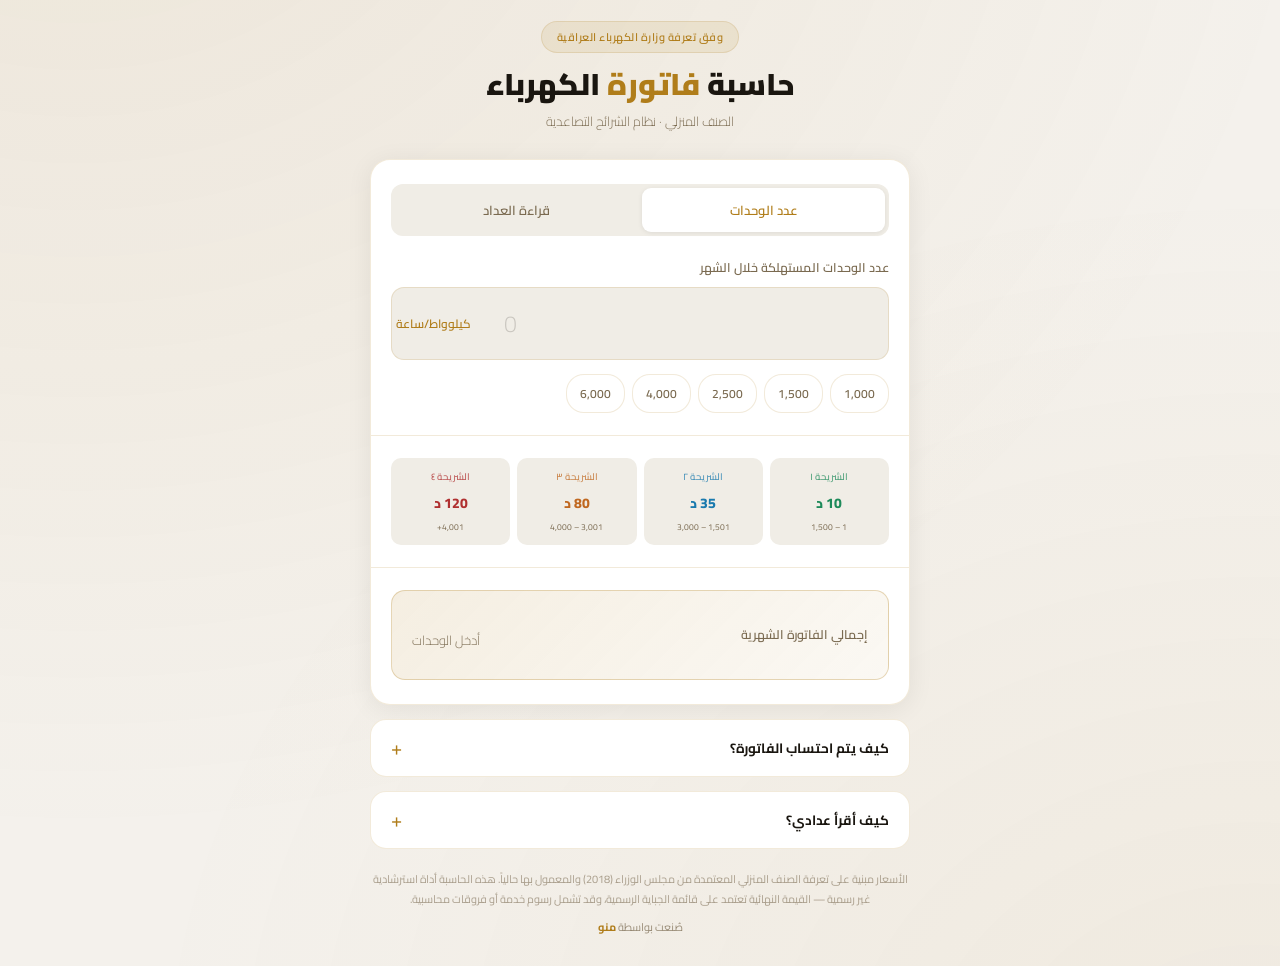
<file: index 3.html>
<!DOCTYPE html>
<html lang="ar" dir="rtl">
<head>
<meta charset="UTF-8">
<meta name="viewport" content="width=device-width, initial-scale=1.0, viewport-fit=cover">
<meta name="theme-color" content="#F4F1EC">

<title>حاسبة فاتورة الكهرباء في العراق | احسب استهلاكك الشهري</title>
<meta name="description" content="احسب فاتورة الكهرباء الشهرية في العراق بدقة حسب نظام الشرائح المعتمد من وزارة الكهرباء. أدخل عدد الوحدات أو قراءة العداد واحصل على التكلفة فوراً مع تفصيل كل شريحة.">
<meta name="keywords" content="حاسبة الكهرباء, فاتورة الكهرباء العراق, شرائح الكهرباء, وزارة الكهرباء العراقية, حساب استهلاك الكهرباء, تعرفة الكهرباء">

<!-- ═══ ضع رابط موقعك هنا بعد الرفع ═══ -->
<link rel="canonical" href="https://YOUR-DOMAIN.com/">

<!-- Open Graph — معاينة الرابط في فيسبوك وواتساب -->
<meta property="og:type" content="website">
<meta property="og:locale" content="ar_IQ">
<meta property="og:site_name" content="حاسبة فاتورة الكهرباء">
<meta property="og:url" content="https://YOUR-DOMAIN.com/">
<meta property="og:title" content="حاسبة فاتورة الكهرباء في العراق">
<meta property="og:description" content="أدخل عدد الوحدات أو قراءة العداد، واحصل على قيمة فاتورتك فوراً مع تفصيل كل شريحة. مجاني وبدون تسجيل.">
<meta property="og:image" content="https://YOUR-DOMAIN.com/og-image.png">
<meta property="og:image:width" content="1200">
<meta property="og:image:height" content="630">
<meta property="og:image:alt" content="حاسبة فاتورة الكهرباء في العراق">

<meta name="twitter:card" content="summary_large_image">
<meta name="twitter:title" content="حاسبة فاتورة الكهرباء في العراق">
<meta name="twitter:description" content="احسب فاتورتك الشهرية فوراً حسب نظام الشرائح.">
<meta name="twitter:image" content="https://YOUR-DOMAIN.com/og-image.png">

<!-- أيقونة الموقع -->
<link rel="icon" href="data:image/svg+xml,<svg xmlns='http://www.w3.org/2000/svg' viewBox='0 0 100 100'><rect width='100' height='100' rx='22' fill='%23B07D1A'/><path d='M56 12 L28 56 h18 l-6 32 l30-46 H52 z' fill='%23F4F1EC'/></svg>">
<meta name="apple-mobile-web-app-capable" content="yes">
<meta name="apple-mobile-web-app-title" content="حاسبة الكهرباء">

<link rel="preconnect" href="https://fonts.googleapis.com">
<link rel="preconnect" href="https://fonts.gstatic.com" crossorigin>
<link href="https://fonts.googleapis.com/css2?family=Cairo:wght@300;400;600;700;900&display=swap" rel="stylesheet">

<script type="application/ld+json">
{
  "@context": "https://schema.org",
  "@type": "WebApplication",
  "name": "حاسبة فاتورة الكهرباء في العراق",
  "applicationCategory": "UtilitiesApplication",
  "operatingSystem": "All",
  "inLanguage": "ar-IQ",
  "offers": { "@type": "Offer", "price": "0", "priceCurrency": "IQD" }
}
</script>

<style>
  :root {
    --gold: #B07D1A;
    --gold-deep: #8F6410;
    --gold-soft: rgba(176,125,26,0.10);
    --bg: #F4F1EC;
    --surface: #FFFFFF;
    --surface-2: #F0EDE6;
    --surface-3: #E8E4DC;
    --text: #1A1610;
    --text-dim: #7A6A50;
    --line: rgba(176,125,26,0.16);
    --t1: #1E8A5A;
    --t2: #1A7AAE;
    --t3: #C06820;
    --t4: #B03030;
  }

  * { margin: 0; padding: 0; box-sizing: border-box; -webkit-tap-highlight-color: transparent; }

  body {
    background: var(--bg);
    color: var(--text);
    font-family: 'Cairo', system-ui, sans-serif;
    min-height: 100dvh;
    padding: 20px 14px calc(28px + env(safe-area-inset-bottom));
    position: relative;
    overflow-x: hidden;
    -webkit-text-size-adjust: 100%;
  }

  body::before {
    content: '';
    position: fixed;
    inset: -50%;
    background:
      radial-gradient(ellipse at 28% 12%, rgba(176,125,26,0.09) 0%, transparent 48%),
      radial-gradient(ellipse at 74% 86%, rgba(176,125,26,0.06) 0%, transparent 42%);
    pointer-events: none;
    z-index: 0;
  }

  .container { width: 100%; max-width: 540px; margin: 0 auto; position: relative; z-index: 1; }

  /* ── Header ── */
  .header { text-align: center; margin-bottom: 26px; animation: fadeDown .5s ease both; }

  .ministry-tag {
    display: inline-block; font-size: 11px; font-weight: 600; color: var(--gold);
    letter-spacing: .5px; border: 1px solid var(--line); background: var(--gold-soft);
    padding: 5px 15px; border-radius: 20px; margin-bottom: 13px;
  }
  .header h1 { font-size: clamp(23px, 6.4vw, 30px); font-weight: 900; line-height: 1.22; margin-bottom: 6px; }
  .header h1 span { color: var(--gold); }
  .header p { font-size: 13px; color: var(--text-dim); font-weight: 300; }

  /* ── Card ── */
  .card {
    background: var(--surface); border: 1px solid var(--line); border-radius: 20px;
    box-shadow: 0 4px 26px rgba(0,0,0,.07); overflow: hidden;
    animation: fadeUp .5s ease .08s both;
  }
  .card-body { padding: 24px 20px; }

  /* ── Mode toggle ── */
  .mode-toggle {
    display: grid; grid-template-columns: 1fr 1fr; gap: 4px;
    background: var(--surface-2); border-radius: 12px; padding: 4px; margin-bottom: 20px;
  }
  .mode-btn {
    border: none; background: transparent; font-family: inherit; font-size: 13px;
    font-weight: 600; color: var(--text-dim); padding: 10px 6px; border-radius: 9px;
    cursor: pointer; transition: all .22s;
  }
  .mode-btn.active { background: var(--surface); color: var(--gold); box-shadow: 0 1px 5px rgba(0,0,0,.08); }

  /* ── Inputs ── */
  .field { margin-bottom: 16px; }
  .field:last-of-type { margin-bottom: 0; }
  .field-label { font-size: 12.5px; font-weight: 600; color: var(--text-dim); margin-bottom: 8px; display: block; }

  .input-wrapper {
    display: flex; align-items: center; background: var(--surface-2);
    border: 1.5px solid var(--line); border-radius: 13px; transition: border-color .2s, box-shadow .2s;
  }
  .input-wrapper:focus-within { border-color: var(--gold); box-shadow: 0 0 0 3px rgba(176,125,26,.11); }
  .input-wrapper input {
    flex: 1; min-width: 0; background: transparent; border: none; outline: none; color: var(--text);
    font-family: inherit; font-size: 23px; font-weight: 700; padding: 14px 18px;
    direction: ltr; text-align: left;
  }
  .input-wrapper input::placeholder { color: rgba(26,22,16,.18); font-weight: 300; }
  .input-wrapper input::-webkit-outer-spin-button,
  .input-wrapper input::-webkit-inner-spin-button { -webkit-appearance: none; margin: 0; }
  .input-unit { font-size: 12px; color: var(--gold); font-weight: 600; padding: 0 15px 0 4px; white-space: nowrap; }

  .meter-fields { display: none; }
  .meter-fields.show { display: block; }
  .units-field.hide { display: none; }

  .meter-result {
    margin-top: 14px; background: var(--gold-soft); border: 1px dashed var(--line);
    border-radius: 11px; padding: 11px 14px; font-size: 13px; font-weight: 600;
    color: var(--gold-deep); text-align: center; display: none;
  }
  .meter-result.show { display: block; }
  .meter-result.error { background: rgba(176,48,48,.07); border-color: rgba(176,48,48,.3); color: var(--t4); }

  /* ── Quick picks ── */
  .quick { display: flex; flex-wrap: wrap; gap: 7px; margin-top: 14px; }
  .quick-btn {
    border: 1px solid var(--line); background: var(--surface); color: var(--text-dim);
    font-family: inherit; font-size: 12px; font-weight: 600; padding: 7px 13px;
    border-radius: 18px; cursor: pointer; transition: all .18s;
  }
  .quick-btn:active, .quick-btn:hover { background: var(--gold-soft); color: var(--gold); border-color: var(--gold); }

  /* ── Progress ── */
  .progress-wrap { margin: 22px 0 18px; display: none; }
  .progress-wrap.show { display: block; }
  .progress-track {
    height: 9px; background: var(--surface-3); border-radius: 6px; overflow: hidden; display: flex;
  }
  .progress-seg { height: 100%; transition: width .45s cubic-bezier(.4,0,.2,1); }
  .progress-note {
    margin-top: 10px; font-size: 12px; font-weight: 600; text-align: center;
    padding: 9px 12px; border-radius: 10px; background: var(--surface-2); color: var(--text-dim);
  }
  .progress-note.warn { background: rgba(192,104,32,.09); color: var(--t3); }

  .divider { height: 1px; background: var(--line); margin: 22px -20px; }

  /* ── Tier strip ── */
  .tier-strip { display: grid; grid-template-columns: repeat(4, 1fr); gap: 7px; }
  .tier-item {
    background: var(--surface-2); border-radius: 10px; padding: 9px 5px; text-align: center;
    border: 1.5px solid transparent; transition: all .28s;
  }
  .tier-item.active { border-color: currentColor; background: var(--surface); box-shadow: 0 2px 8px rgba(0,0,0,.05); }
  .tier-item.t1 { color: var(--t1); } .tier-item.t2 { color: var(--t2); }
  .tier-item.t3 { color: var(--t3); } .tier-item.t4 { color: var(--t4); }
  .tier-item .tl { font-size: 9.5px; font-weight: 600; opacity: .75; margin-bottom: 2px; display: block; }
  .tier-item .tp { font-size: 14px; font-weight: 800; }
  .tier-item .tr { font-size: 8.5px; margin-top: 2px; display: block; color: var(--text-dim); }

  /* ── Breakdown ── */
  .breakdown { display: none; flex-direction: column; gap: 7px; }
  .breakdown.show { display: flex; }
  .section-title {
    font-size: 11px; font-weight: 700; color: var(--text-dim); letter-spacing: .8px; margin-bottom: 4px;
  }
  .br-row {
    display: flex; align-items: center; gap: 10px; background: var(--surface-2);
    border-radius: 10px; padding: 10px 13px; opacity: 0; transform: translateX(8px);
    animation: slideIn .28s ease forwards;
  }
  .br-row .dot { width: 8px; height: 8px; border-radius: 50%; flex-shrink: 0; }
  .br-row .desc { flex: 1; font-size: 11.5px; color: var(--text-dim); }
  .br-row .desc strong { color: var(--text); font-weight: 700; }
  .br-row .amt { font-size: 12.5px; font-weight: 700; direction: ltr; white-space: nowrap; }

  /* ── Result ── */
  .result-box {
    background: linear-gradient(135deg, rgba(176,125,26,.13) 0%, rgba(176,125,26,.05) 100%);
    border: 1px solid rgba(176,125,26,.28); border-radius: 14px; padding: 18px 20px;
    display: flex; align-items: center; justify-content: space-between; gap: 12px;
    flex-wrap: wrap; margin-top: 18px;
  }
  .result-box .rl { font-size: 12.5px; font-weight: 600; color: var(--text-dim); }
  .result-amount { font-size: clamp(22px, 6.2vw, 28px); font-weight: 900; color: var(--gold-deep); direction: ltr; }
  .result-amount .cur { font-size: 12.5px; font-weight: 700; color: var(--gold); margin-right: 4px; }
  .result-amount.pulse { animation: pulse .38s ease; }
  .empty-hint { font-size: 13px; color: var(--text-dim); font-weight: 300; }

  .sub-stats { display: none; grid-template-columns: 1fr 1fr; gap: 8px; margin-top: 10px; }
  .sub-stats.show { display: grid; }
  .stat { background: var(--surface-2); border-radius: 11px; padding: 11px 13px; text-align: center; }
  .stat .sv { font-size: 15px; font-weight: 800; color: var(--text); direction: ltr; }
  .stat .sl { font-size: 10.5px; color: var(--text-dim); font-weight: 600; margin-top: 2px; }

  /* ── Share ── */
  .share { margin-top: 18px; display: none; }
  .share.show { display: block; }
  .share-btns { display: grid; grid-template-columns: repeat(3, 1fr); gap: 8px; }
  .share-btn {
    display: flex; align-items: center; justify-content: center; gap: 6px;
    border: 1px solid var(--line); background: var(--surface); color: var(--text-dim);
    font-family: inherit; font-size: 12px; font-weight: 700; padding: 11px 6px;
    border-radius: 11px; cursor: pointer; transition: all .18s; text-decoration: none;
  }
  .share-btn:active, .share-btn:hover { background: var(--gold-soft); color: var(--gold); border-color: var(--gold); }
  .share-btn svg { width: 15px; height: 15px; flex-shrink: 0; }

  /* ── Accordion ── */
  details.info {
    margin-top: 14px; background: var(--surface); border: 1px solid var(--line);
    border-radius: 16px; overflow: hidden; animation: fadeUp .5s ease .16s both;
  }
  details.info summary {
    padding: 15px 20px; font-size: 13.5px; font-weight: 700; cursor: pointer;
    list-style: none; display: flex; align-items: center; justify-content: space-between;
  }
  details.info summary::-webkit-details-marker { display: none; }
  details.info summary::after { content: '+'; color: var(--gold); font-size: 20px; font-weight: 400; line-height: 1; }
  details.info[open] summary::after { content: '−'; }
  .info-body { padding: 0 20px 18px; font-size: 12.5px; line-height: 1.85; color: var(--text-dim); }
  .info-body strong { color: var(--text); }

  table.tariff { width: 100%; border-collapse: collapse; font-size: 12px; margin-top: 4px; }
  table.tariff th, table.tariff td { padding: 9px 8px; text-align: right; border-bottom: 1px solid var(--line); }
  table.tariff th { color: var(--gold); font-weight: 700; font-size: 11px; }
  table.tariff td { color: var(--text); }
  table.tariff td:last-child { font-weight: 700; direction: ltr; text-align: left; }
  table.tariff tr:last-child td { border-bottom: none; }

  .example { background: var(--surface-2); border-radius: 10px; padding: 12px 14px; margin-top: 10px; font-size: 12px; line-height: 1.9; }
  .example b { color: var(--gold-deep); }

  /* ── Footer ── */
  .footer { text-align: center; margin-top: 20px; font-size: 11px; line-height: 1.9; color: rgba(122,106,80,.75); animation: fadeUp .5s ease .24s both; }
  .footer a { color: var(--gold); text-decoration: none; font-weight: 700; }
  .footer .disclaimer { display: block; margin-bottom: 7px; opacity: .8; }

  /* ── Toast ── */
  .toast {
    position: fixed; bottom: 24px; left: 50%; transform: translateX(-50%) translateY(80px);
    background: var(--text); color: var(--bg); font-size: 13px; font-weight: 600;
    padding: 11px 22px; border-radius: 30px; z-index: 99; opacity: 0;
    transition: all .3s cubic-bezier(.4,0,.2,1); pointer-events: none;
  }
  .toast.show { transform: translateX(-50%) translateY(0); opacity: 1; }

  @keyframes fadeDown { from { opacity:0; transform: translateY(-14px);} to {opacity:1; transform:none;} }
  @keyframes fadeUp { from { opacity:0; transform: translateY(14px);} to {opacity:1; transform:none;} }
  @keyframes slideIn { to { opacity:1; transform:none; } }
  @keyframes pulse { 0%{transform:scale(1)} 50%{transform:scale(1.05)} 100%{transform:scale(1)} }

  @media (prefers-reduced-motion: reduce) { * { animation: none !important; transition: none !important; } }
</style>
</head>
<body>

<div class="container">

  <header class="header">
    <span class="ministry-tag">وفق تعرفة وزارة الكهرباء العراقية</span>
    <h1>حاسبة <span>فاتورة</span> الكهرباء</h1>
    <p>الصنف المنزلي · نظام الشرائح التصاعدية</p>
  </header>

  <main class="card">
    <div class="card-body">

      <div class="mode-toggle" role="tablist">
        <button class="mode-btn active" id="modeUnits" onclick="setMode('units')">عدد الوحدات</button>
        <button class="mode-btn" id="modeMeter" onclick="setMode('meter')">قراءة العداد</button>
      </div>

      <!-- Units mode -->
      <div class="field units-field" id="unitsField">
        <label class="field-label" for="units">عدد الوحدات المستهلكة خلال الشهر</label>
        <div class="input-wrapper">
          <input type="text" id="units" inputmode="numeric" placeholder="0" oninput="onUnitsInput()">
          <span class="input-unit">كيلوواط/ساعة</span>
        </div>
        <div class="quick">
          <button class="quick-btn" onclick="setUnits(1000)">1,000</button>
          <button class="quick-btn" onclick="setUnits(1500)">1,500</button>
          <button class="quick-btn" onclick="setUnits(2500)">2,500</button>
          <button class="quick-btn" onclick="setUnits(4000)">4,000</button>
          <button class="quick-btn" onclick="setUnits(6000)">6,000</button>
        </div>
      </div>

      <!-- Meter mode -->
      <div class="meter-fields" id="meterFields">
        <div class="field">
          <label class="field-label" for="prev">القراءة السابقة للعداد</label>
          <div class="input-wrapper">
            <input type="text" id="prev" inputmode="numeric" placeholder="0" oninput="onMeterInput()">
            <span class="input-unit">وحدة</span>
          </div>
        </div>
        <div class="field">
          <label class="field-label" for="curr">القراءة الحالية للعداد</label>
          <div class="input-wrapper">
            <input type="text" id="curr" inputmode="numeric" placeholder="0" oninput="onMeterInput()">
            <span class="input-unit">وحدة</span>
          </div>
        </div>
        <div class="meter-result" id="meterResult"></div>
      </div>

      <!-- Tier progress -->
      <div class="progress-wrap" id="progressWrap">
        <div class="progress-track" id="progressTrack"></div>
        <div class="progress-note" id="progressNote"></div>
      </div>

      <div class="divider"></div>

      <div class="tier-strip">
        <div class="tier-item t1" id="t1"><span class="tl">الشريحة ١</span><span class="tp">10 د</span><span class="tr">1 – 1,500</span></div>
        <div class="tier-item t2" id="t2"><span class="tl">الشريحة ٢</span><span class="tp">35 د</span><span class="tr">1,501 – 3,000</span></div>
        <div class="tier-item t3" id="t3"><span class="tl">الشريحة ٣</span><span class="tp">80 د</span><span class="tr">3,001 – 4,000</span></div>
        <div class="tier-item t4" id="t4"><span class="tl">الشريحة ٤</span><span class="tp">120 د</span><span class="tr">4,001+</span></div>
      </div>

      <div class="divider"></div>

      <div class="breakdown" id="breakdown"></div>

      <div class="result-box">
        <span class="rl">إجمالي الفاتورة الشهرية</span>
        <span class="result-amount" id="result"><span class="empty-hint">أدخل الوحدات</span></span>
      </div>

      <div class="sub-stats" id="subStats">
        <div class="stat"><div class="sv" id="statAvg">—</div><div class="sl">معدل سعر الوحدة</div></div>
        <div class="stat"><div class="sv" id="statDay">—</div><div class="sl">التكلفة اليومية تقريباً</div></div>
      </div>

      <div class="share" id="share">
        <div class="section-title">شارك النتيجة</div>
        <div class="share-btns">
          <button class="share-btn" onclick="shareWhatsApp()">
            <svg viewBox="0 0 24 24" fill="currentColor"><path d="M17.5 14.4c-.3-.2-1.7-.9-2-1s-.5-.1-.7.1-.7 1-.9 1.2-.4.2-.7 0a8.1 8.1 0 0 1-2.4-1.5 9 9 0 0 1-1.7-2.1c-.2-.3 0-.5.1-.6l.5-.6.3-.5v-.5l-.9-2.2c-.3-.6-.5-.5-.7-.5h-.6a1.2 1.2 0 0 0-.8.4A3.4 3.4 0 0 0 5.9 9c0 1.5 1.1 3 1.2 3.2s2.1 3.3 5.2 4.6a17 17 0 0 0 1.7.6 4.1 4.1 0 0 0 1.9.1 3.1 3.1 0 0 0 2-1.4 2.5 2.5 0 0 0 .2-1.4c-.1-.1-.3-.2-.6-.3zM12 2a10 10 0 0 0-8.6 15L2 22l5.2-1.4A10 10 0 1 0 12 2zm0 18.3a8.3 8.3 0 0 1-4.2-1.2l-.3-.2-3.1.8.8-3-.2-.3A8.3 8.3 0 1 1 12 20.3z"/></svg>
            واتساب
          </button>
          <button class="share-btn" onclick="shareTelegram()">
            <svg viewBox="0 0 24 24" fill="currentColor"><path d="M12 2a10 10 0 1 0 0 20 10 10 0 0 0 0-20zm4.6 6.9-1.5 7.3c-.1.5-.4.6-.9.4l-2.4-1.8-1.2 1.1c-.1.1-.2.3-.5.3l.2-2.5 4.5-4.1c.2-.2 0-.3-.3-.1l-5.5 3.5-2.4-.8c-.5-.2-.5-.5.1-.8l9.4-3.6c.4-.1.8.1.5 1.1z"/></svg>
            تيليگرام
          </button>
          <button class="share-btn" onclick="copyResult()">
            <svg viewBox="0 0 24 24" fill="none" stroke="currentColor" stroke-width="2"><rect x="9" y="9" width="12" height="12" rx="2"/><path d="M5 15H4a2 2 0 0 1-2-2V4a2 2 0 0 1 2-2h9a2 2 0 0 1 2 2v1"/></svg>
            نسخ
          </button>
        </div>
      </div>

    </div>
  </main>

  <details class="info">
    <summary>كيف يتم احتساب الفاتورة؟</summary>
    <div class="info-body">
      الاحتساب <strong>تصاعدي تراكمي</strong> وليس بسعر واحد. كل شريحة تُحسب بسعرها الخاص،
      ولا يُطبّق سعر الشريحة الأعلى على كامل الاستهلاك.
      <table class="tariff">
        <thead><tr><th>الشريحة</th><th>عدد الوحدات</th><th>السعر / وحدة</th></tr></thead>
        <tbody>
          <tr><td>الأولى</td><td>1 – 1,500</td><td>10 د</td></tr>
          <tr><td>الثانية</td><td>1,501 – 3,000</td><td>35 د</td></tr>
          <tr><td>الثالثة</td><td>3,001 – 4,000</td><td>80 د</td></tr>
          <tr><td>الرابعة</td><td>4,001 فما فوق</td><td>120 د</td></tr>
        </tbody>
      </table>
      <div class="example">
        <b>مثال — استهلاك 3,500 وحدة:</b><br>
        1,500 × 10 = 15,000 د<br>
        1,500 × 35 = 52,500 د<br>
        500 × 80 = 40,000 د<br>
        <b>الإجمالي = 107,500 دينار</b>
      </div>
    </div>
  </details>

  <details class="info">
    <summary>كيف أقرأ عدادي؟</summary>
    <div class="info-body">
      سجّل رقم العداد في بداية الشهر ثم في نهايته، والفرق بينهما هو استهلاكك بالوحدات.
      يمكنك استخدام وضع <strong>«قراءة العداد»</strong> أعلاه وإدخال الرقمين مباشرة.
      <br><br>
      الوحدة الواحدة = <strong>كيلوواط/ساعة واحد</strong>، أي تشغيل جهاز بقدرة 1000 واط لمدة ساعة كاملة.
    </div>
  </details>

  <footer class="footer">
    <span class="disclaimer">
      الأسعار مبنية على تعرفة الصنف المنزلي المعتمدة من مجلس الوزراء (2018) والمعمول بها حالياً.
      هذه الحاسبة أداة استرشادية غير رسمية — القيمة النهائية تعتمد على قائمة الجباية الرسمية،
      وقد تشمل رسوم خدمة أو فروقات محاسبية.
    </span>
    صُنعت بواسطة <a href="#" id="creditLink">منو</a>
  </footer>

</div>

<div class="toast" id="toast"></div>

<script>
const TIERS = [
  { upTo: 1500,     rate: 10,  name: 'الشريحة الأولى',  color: '#1E8A5A', id: 't1' },
  { upTo: 3000,     rate: 35,  name: 'الشريحة الثانية', color: '#1A7AAE', id: 't2' },
  { upTo: 4000,     rate: 80,  name: 'الشريحة الثالثة', color: '#C06820', id: 't3' },
  { upTo: Infinity, rate: 120, name: 'الشريحة الرابعة', color: '#B03030', id: 't4' },
];

let mode = 'units';
let lastUnits = 0, lastTotal = 0;

const fmt = n => Math.round(n).toLocaleString('en-US');
const $ = id => document.getElementById(id);

function setMode(m) {
  mode = m;
  $('modeUnits').classList.toggle('active', m === 'units');
  $('modeMeter').classList.toggle('active', m === 'meter');
  $('unitsField').classList.toggle('hide', m !== 'units');
  $('meterFields').classList.toggle('show', m === 'meter');
  m === 'units' ? onUnitsInput() : onMeterInput();
}

function cleanNum(el) {
  const digits = el.value.replace(/[^\d]/g, '');
  const n = digits === '' ? null : parseInt(digits, 10);
  el.value = n === null ? '' : n.toLocaleString('en-US');
  return n;
}

function onUnitsInput() { calculate(cleanNum($('units'))); }

function setUnits(v) {
  setMode('units');
  $('units').value = v.toLocaleString('en-US');
  calculate(v);
}

function onMeterInput() {
  const p = cleanNum($('prev'));
  const c = cleanNum($('curr'));
  const box = $('meterResult');

  if (p === null || c === null) { box.classList.remove('show'); return calculate(null); }

  if (c < p) {
    box.className = 'meter-result show error';
    box.textContent = 'القراءة الحالية يجب أن تكون أكبر من السابقة';
    return calculate(null);
  }
  const diff = c - p;
  box.className = 'meter-result show';
  box.textContent = 'الاستهلاك = ' + fmt(diff) + ' وحدة';
  calculate(diff);
}

function calculate(units) {
  const bd = $('breakdown'), res = $('result'), pw = $('progressWrap');
  TIERS.forEach(t => $(t.id).classList.remove('active'));

  if (!units || units <= 0) {
    bd.classList.remove('show');
    pw.classList.remove('show');
    $('subStats').classList.remove('show');
    $('share').classList.remove('show');
    res.innerHTML = '<span class="empty-hint">أدخل الوحدات</span>';
    lastUnits = 0; lastTotal = 0;
    return;
  }

  let remaining = units, total = 0, rows = [], prevCap = 0;

  for (const t of TIERS) {
    if (remaining <= 0) break;
    const capacity = t.upTo === Infinity ? Infinity : t.upTo - prevCap;
    const used = Math.min(remaining, capacity);
    const cost = used * t.rate;
    total += cost;
    remaining -= used;
    prevCap = t.upTo;
    $(t.id).classList.add('active');
    rows.push({ ...t, used, cost });
  }

  lastUnits = units; lastTotal = total;

  // Breakdown
  bd.innerHTML = '<div class="section-title">تفصيل الحساب</div>';
  bd.classList.add('show');
  rows.forEach((r, i) => {
    const div = document.createElement('div');
    div.className = 'br-row';
    div.style.animationDelay = (i * 70) + 'ms';
    div.innerHTML =
      '<span class="dot" style="background:' + r.color + '"></span>' +
      '<span class="desc"><strong>' + fmt(r.used) + ' وحدة</strong> × ' + r.rate +
      ' دينار <span style="opacity:.55">(' + r.name + ')</span></span>' +
      '<span class="amt" style="color:' + r.color + '">' + fmt(r.cost) + '</span>';
    bd.appendChild(div);
  });

  // Result
  res.classList.remove('pulse'); void res.offsetWidth;
  res.innerHTML = '<span class="cur">د.ع</span>' + fmt(total);
  res.classList.add('pulse');

  // Sub stats
  $('statAvg').textContent = fmt(total / units) + ' د';
  $('statDay').textContent = fmt(total / 30) + ' د';
  $('subStats').classList.add('show');
  $('share').classList.add('show');

  renderProgress(rows, units);
}

function renderProgress(rows, units) {
  const track = $('progressTrack'), note = $('progressNote'), wrap = $('progressWrap');
  const scaleMax = Math.max(units, 4000);
  track.innerHTML = '';
  rows.forEach(r => {
    const seg = document.createElement('div');
    seg.className = 'progress-seg';
    seg.style.background = r.color;
    seg.style.width = (r.used / scaleMax * 100) + '%';
    track.appendChild(seg);
  });
  if (units < scaleMax) {
    const rest = document.createElement('div');
    rest.className = 'progress-seg';
    rest.style.background = 'transparent';
    rest.style.width = ((scaleMax - units) / scaleMax * 100) + '%';
    track.appendChild(rest);
  }

  const bounds = [1500, 3000, 4000];
  const next = bounds.find(b => units < b);
  if (next) {
    const gap = next - units;
    const upcoming = TIERS[bounds.indexOf(next) + 1].rate;
    note.className = 'progress-note' + (gap <= 200 ? ' warn' : '');
    note.textContent = gap <= 200
      ? 'تنبيه: تبقّى ' + fmt(gap) + ' وحدة فقط قبل الانتقال إلى سعر ' + upcoming + ' دينار للوحدة'
      : 'أمامك ' + fmt(gap) + ' وحدة قبل الانتقال إلى سعر ' + upcoming + ' دينار للوحدة';
  } else {
    note.className = 'progress-note warn';
    note.textContent = 'استهلاكك ضمن أعلى شريحة (120 دينار للوحدة)';
  }
  wrap.classList.add('show');
}

/* ── Sharing ── */
function shareText() {
  return 'استهلاك ' + fmt(lastUnits) + ' وحدة = ' + fmt(lastTotal) +
         ' دينار\nاحسب فاتورتك: ' + location.href;
}
function shareWhatsApp() {
  window.open('https://wa.me/?text=' + encodeURIComponent(shareText()), '_blank');
}
function shareTelegram() {
  window.open('https://t.me/share/url?url=' + encodeURIComponent(location.href) +
              '&text=' + encodeURIComponent('استهلاك ' + fmt(lastUnits) + ' وحدة = ' + fmt(lastTotal) + ' دينار'), '_blank');
}
function copyResult() {
  navigator.clipboard.writeText(shareText())
    .then(() => toast('تم نسخ النتيجة'))
    .catch(() => toast('تعذّر النسخ'));
}
let toastTimer;
function toast(msg) {
  const t = $('toast');
  t.textContent = msg;
  t.classList.add('show');
  clearTimeout(toastTimer);
  toastTimer = setTimeout(() => t.classList.remove('show'), 2000);
}

/* ── Deep link: ?u=2500 ── */
(function () {
  const u = parseInt(new URLSearchParams(location.search).get('u'), 10);
  if (u > 0) setUnits(u);
})();
</script>

</body>
</html>
</file>
